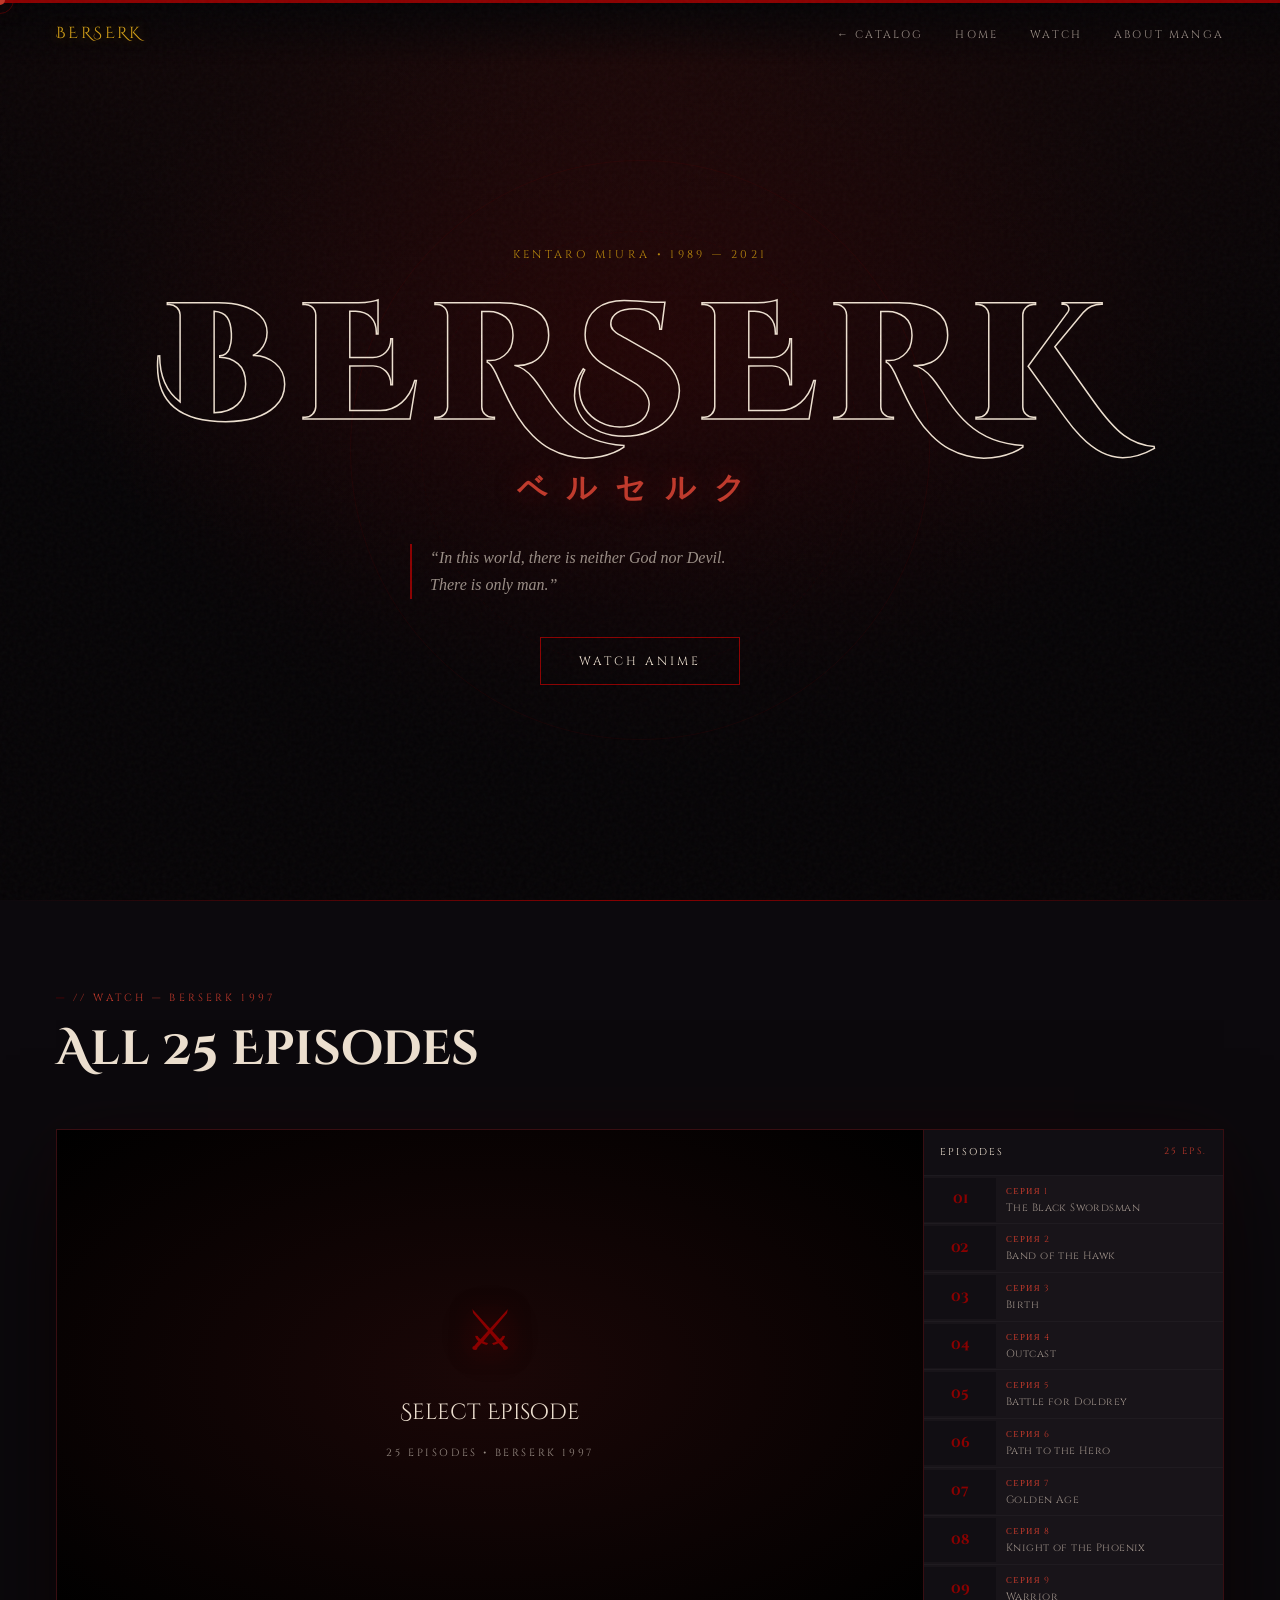
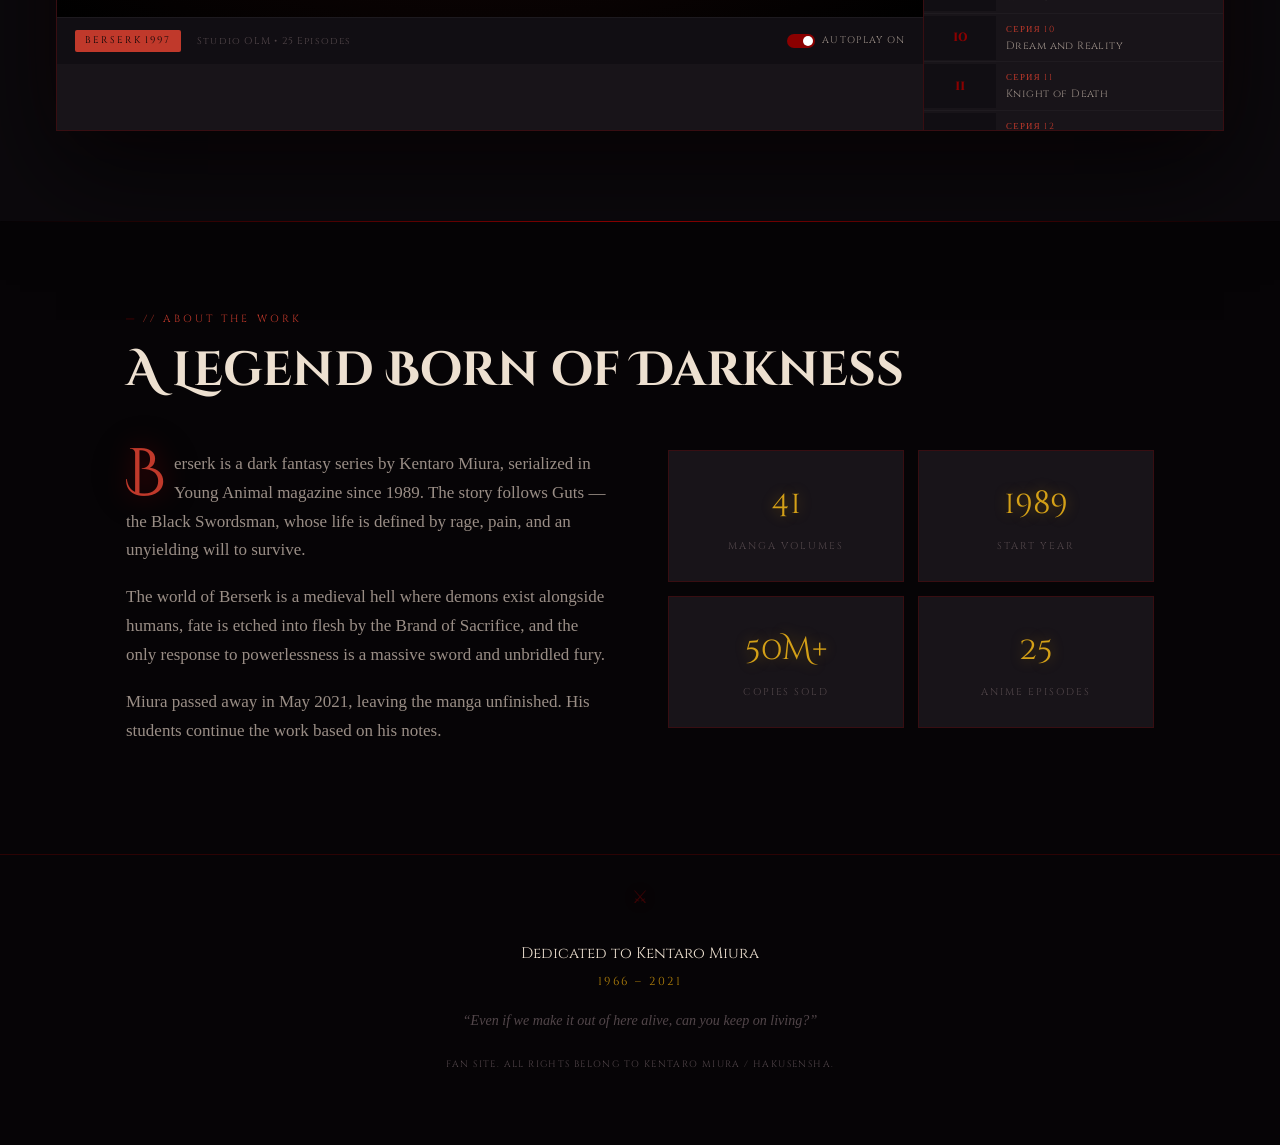
<file: brsk.html>
<!DOCTYPE html>
<html lang="en">
<head>
  <meta charset="UTF-8" />
  <meta name="viewport" content="width=device-width, initial-scale=1.0" />
  <title>BERSERK 1997 — Watch Online</title>
  <link rel="preconnect" href="https://fonts.googleapis.com" />
  <link rel="preconnect" href="https://fonts.gstatic.com" crossorigin />
  <link href="https://fonts.googleapis.com/css2?family=Cinzel+Decorative:wght@700;900&family=Cinzel:wght@400;600;700&family=IM+Fell+English:ital@0;1&display=swap" rel="stylesheet" />
  <link rel="stylesheet" href="css/style.css" />
</head>
<body>
 
  <div class="cursor"></div>
  <div class="cursor-trail"></div>
  <div class="noise"></div>
  <div class="blood-bar"><span></span><span></span><span></span><span></span><span></span><span></span><span></span><span></span><span></span><span></span></div>
 
  <nav class="nav">
    <div class="nav-brand">BERSERK</div>
    <ul class="nav-links">
      <li><a href="index.html">← Catalog</a></li>
      <li><a href="#hero">Home</a></li>
      <li><a href="#watch">Watch</a></li>
      <li><a href="#about">About Manga</a></li>
    </ul>
  </nav>
 
  <section class="hero" id="hero">
    <div class="hero-bg"></div>
    <div class="rune-circle"></div>
    <div class="hero-content">
      <p class="hero-eyebrow">Kentaro Miura • 1989 — 2021</p>
      <h1 class="hero-title">
        <span class="title-line">BERSERK</span>
        <span class="title-sub">ベルセルク</span>
      </h1>
      <p class="hero-quote">
        “In this world, there is neither God nor Devil.<br>There is only man.”
      </p>
      <a href="#watch" class="hero-btn">Watch Anime</a>
    </div>
  </section>
 
  <section class="section section-dark" id="watch">
    <div class="section-inner wide">
      <div class="section-label">// WATCH — BERSERK 1997</div>
      <h2 class="section-title">All 25 Episodes</h2>
      <div class="cinema-wrap">
        <div class="cinema-player">
          <div class="video-shell" id="videoShell">
            <video id="mainPlayer" preload="metadata" playsinline webkit-playsinline></video>
            <div class="video-idle" id="videoIdle">
              <div class="idle-rune">⚔</div>
              <p class="idle-text">Select Episode</p>
              <p class="idle-sub">25 Episodes • Berserk 1997</p>
            </div>
            <div class="v-controls" id="vControls">
              <div class="v-progress-wrap" id="progressWrap">
                <div class="v-progress-bg">
                  <div class="v-progress-buffer" id="bufferBar"></div>
                  <div class="v-progress-fill" id="progressFill"></div>
                  <div class="v-progress-thumb" id="progressThumb"></div>
                </div>
              </div>
              <div class="v-bottom">
                <div class="v-left">
                  <button class="v-btn" id="btnPlay"><svg viewBox="0 0 24 24"><path d="M8 5v14l11-7z"/></svg></button>
                  <button class="v-btn" id="btnPrev"><svg viewBox="0 0 24 24"><path d="M6 6h2v12H6zm3.5 6 8.5 6V6z"/></svg></button>
                  <button class="v-btn" id="btnNext"><svg viewBox="0 0 24 24"><path d="M6 18l8.5-6L6 6v12zm2.5-6 8.5 6V6z"/></svg></button>
                  <div class="v-volume-wrap">
                    <button class="v-btn" id="btnMute"><svg viewBox="0 0 24 24"><path d="M3 9v6h4l5 5V4L7 9H3zm13.5 3A4.5 4.5 0 0 0 14 7.97v8.05c1.48-.73 2.5-2.25 2.5-4.02z"/></svg></button>
                    <div class="v-volume-slider-wrap">
                      <input type="range" class="v-volume-slider" id="volumeSlider" min="0" max="1" step="0.01" value="1" />
                    </div>
                  </div>
                  <span class="v-time" id="vTime">0:00 / 0:00</span>
                </div>
                <div class="v-right">
                  <span class="v-ep-label" id="vEpLabel">—</span>
                  <button class="v-btn" id="btnFullscreen"><svg viewBox="0 0 24 24"><path d="M7 14H5v5h5v-2H7v-3zm-2-4h2V7h3V5H5v5zm12 7h-3v2h5v-5h-2v3zM14 5v2h3v3h2V5h-5z"/></svg></button>
                </div>
              </div>
            </div>
          </div>
          <div class="cinema-meta">
            <div class="meta-badge">Berserk 1997</div>
            <div class="meta-studio">Studio OLM • 25 Episodes</div>
            <div class="meta-autoplay" id="autoplayToggle">
              <span class="ap-dot" id="apDot"></span>
              <span id="apLabel">Autoplay ON</span>
            </div>
          </div>
        </div>
        <div class="ep-sidebar">
          <div class="ep-sidebar-head"><span>Episodes</span><span class="ep-count">25 eps.</span></div>
          <div class="ep-list" id="epList"></div>
        </div>
      </div>
    </div>
  </section>
 
  <section class="section" id="about">
    <div class="section-inner">
      <div class="section-label">// ABOUT THE WORK</div>
      <h2 class="section-title">A Legend Born of Darkness</h2>
      <div class="about-grid">
        <div class="about-text">
          <p><span class="drop-cap">B</span>erserk is a dark fantasy series by Kentaro Miura, serialized in Young Animal magazine since 1989. The story follows Guts — the Black Swordsman, whose life is defined by rage, pain, and an unyielding will to survive.</p>
          <p>The world of Berserk is a medieval hell where demons exist alongside humans, fate is etched into flesh by the Brand of Sacrifice, and the only response to powerlessness is a massive sword and unbridled fury.</p>
          <p>Miura passed away in May 2021, leaving the manga unfinished. His students continue the work based on his notes.</p>
        </div>
        <div class="about-stats">
          <div class="stat-card"><span class="stat-num">41</span><span class="stat-label">manga volumes</span></div>
          <div class="stat-card"><span class="stat-num">1989</span><span class="stat-label">start year</span></div>
          <div class="stat-card"><span class="stat-num">50M+</span><span class="stat-label">copies sold</span></div>
          <div class="stat-card"><span class="stat-num">25</span><span class="stat-label">anime episodes</span></div>
        </div>
      </div>
    </div>
  </section>
 
  <footer class="footer">
    <p class="footer-text">Dedicated to Kentaro Miura<br><span>1966 – 2021</span></p>
    <p class="footer-quote">“Even if we make it out of here alive, can you keep on living?”</p>
    <p class="footer-copy">Fan site. All rights belong to Kentaro Miura / Hakusensha.</p>
  </footer>
 
  <script src="js/player.js"></script>
  <script src="js/brsk.js"></script>
</body>
</html>
</file>
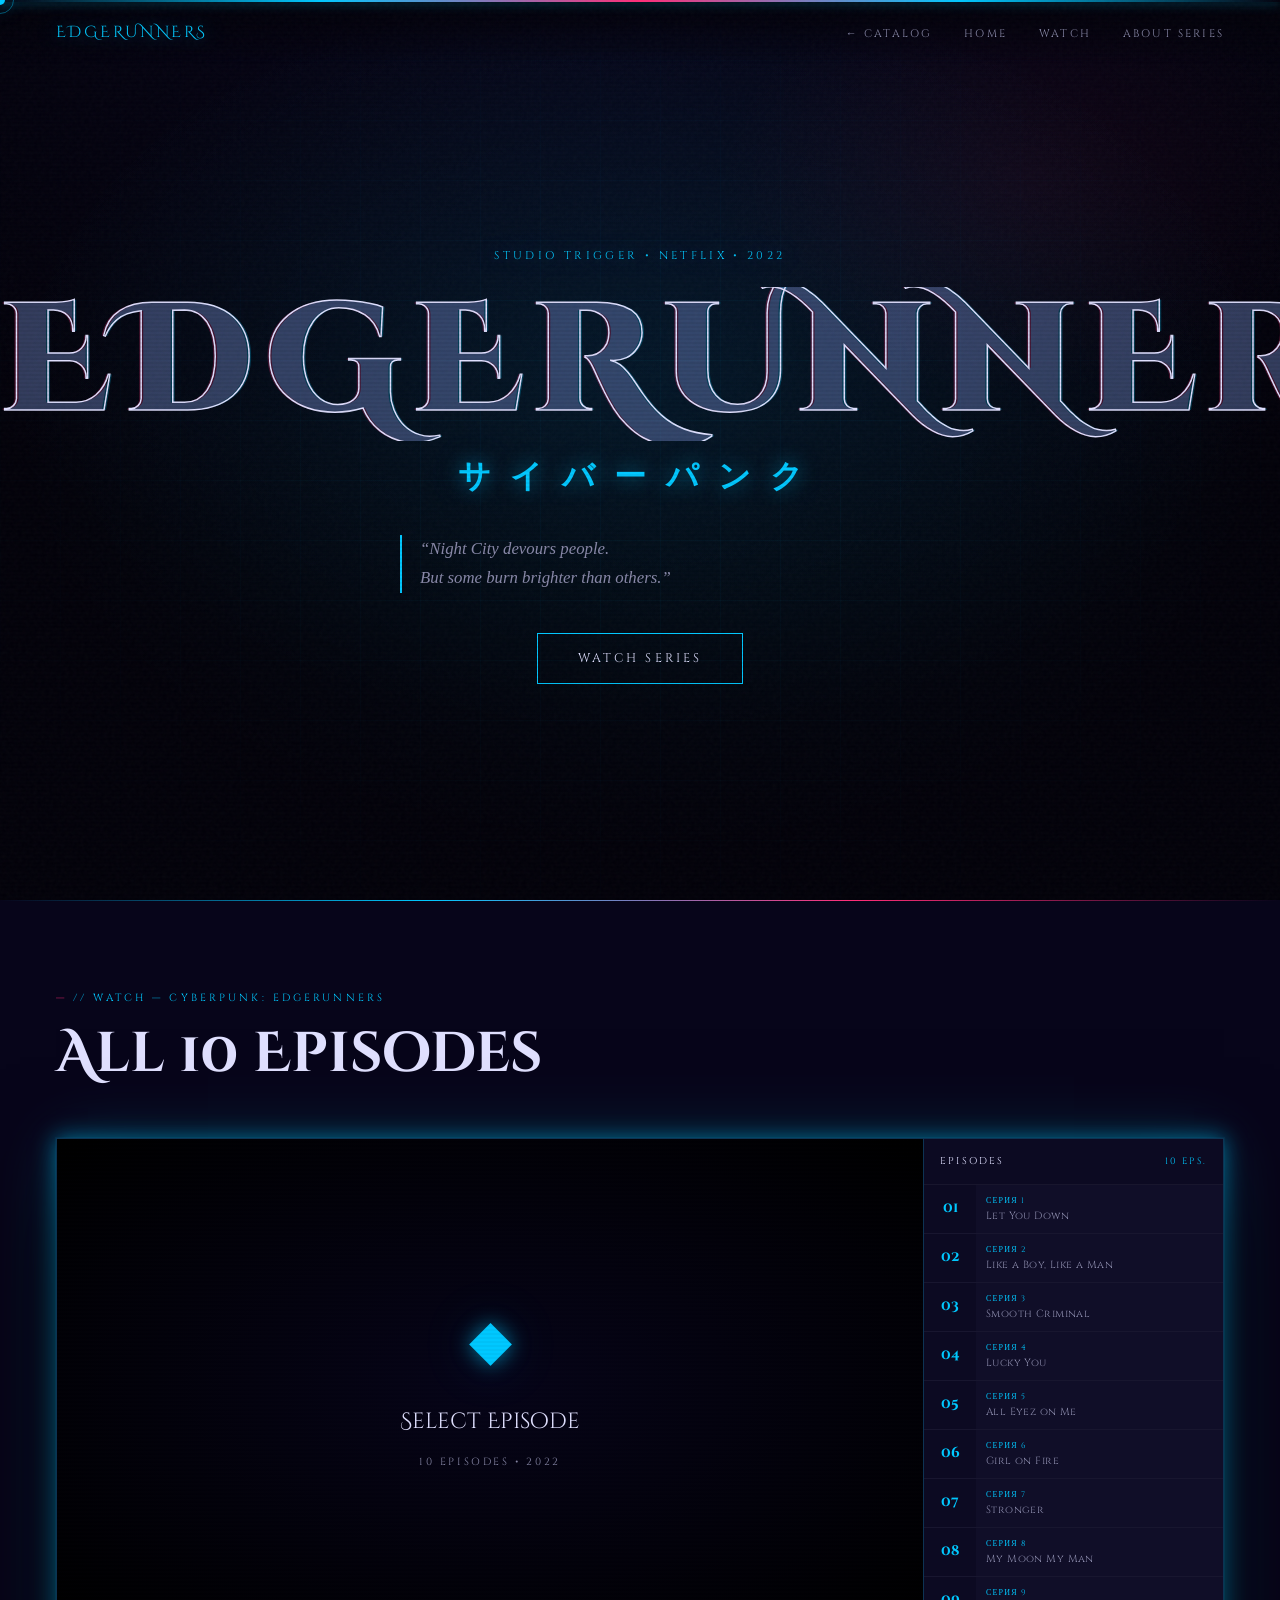
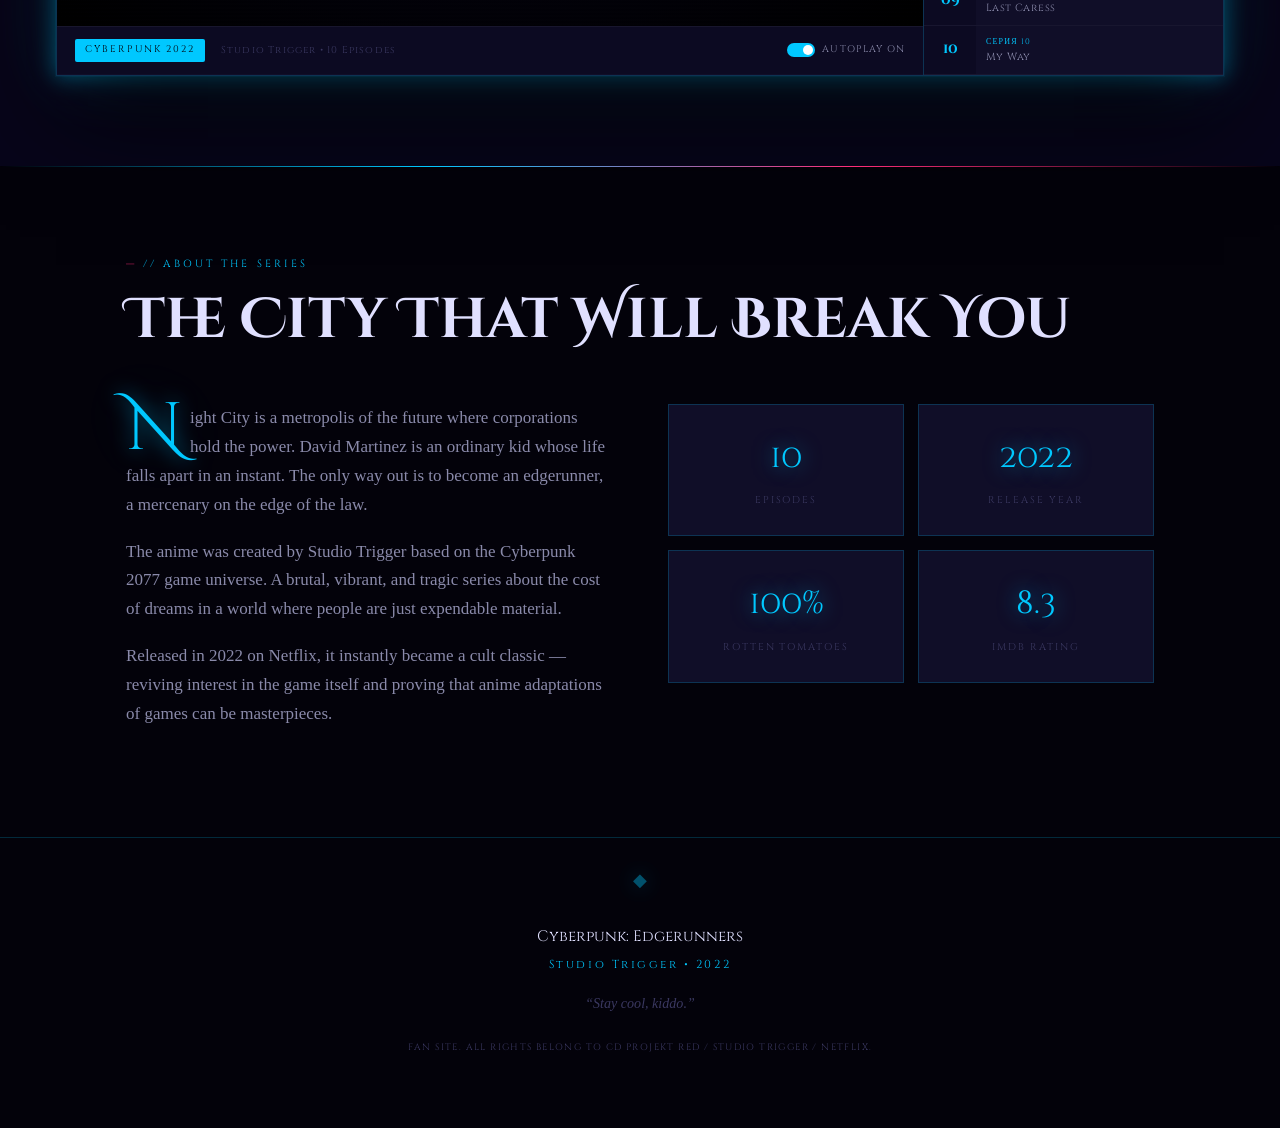
<file: cb.html>
<!DOCTYPE html>
<html lang="en">
<head>
  <meta charset="UTF-8" />
  <meta name="viewport" content="width=device-width, initial-scale=1.0" />
  <title>Cyberpunk: Edgerunners — Watch Online</title>
  <link rel="preconnect" href="https://fonts.googleapis.com" />
  <link rel="preconnect" href="https://fonts.gstatic.com" crossorigin />
  <link href="https://fonts.googleapis.com/css2?family=Cinzel+Decorative:wght@700;900&family=Cinzel:wght@400;600;700&family=IM+Fell+English:ital@0;1&display=swap" rel="stylesheet" />
  <link rel="stylesheet" href="css/cb.css" />
</head>
<body>
 
  <div class="cursor"></div>
  <div class="cursor-trail"></div>
  <div class="noise"></div>
 
  <div class="scanlines"></div>
 
  <div class="neon-bar"></div>
 
  <nav class="nav">
    <div class="nav-brand">EDGERUNNERS</div>
    <ul class="nav-links">
      <li><a href="index.html">← Catalog</a></li>
      <li><a href="#hero">Home</a></li>
      <li><a href="#watch">Watch</a></li>
      <li><a href="#about">About Series</a></li>
    </ul>
  </nav>
 
  <section class="hero" id="hero">
    <div class="hero-bg"></div>
    <div class="city-grid"></div>
 
    <div class="hero-content">
      <p class="hero-eyebrow">Studio Trigger • Netflix • 2022</p>
      <h1 class="hero-title">
        <div class="title-marquee">
          <div class="title-marquee-inner">
            <span class="title-line">EDGERUNNERS</span>
            <span class="title-sep">◆</span>
            <span class="title-line">EDGERUNNERS</span>
            <span class="title-sep">◆</span>
            <span class="title-line">EDGERUNNERS</span>
            <span class="title-sep">◆</span>
            <span class="title-line">EDGERUNNERS</span>
            <span class="title-sep">◆</span>
          </div>
        </div>
        <span class="title-sub">サイバーパンク</span>
      </h1>
      <p class="hero-quote">
        “Night City devours people.<br>
        But some burn brighter than others.”
      </p>
      <a href="#watch" class="hero-btn">Watch Series</a>
    </div>
  </section>
 
  <section class="section section-dark" id="watch">
    <div class="section-inner wide">
      <div class="section-label">// WATCH — CYBERPUNK: EDGERUNNERS</div>
      <h2 class="section-title">All 10 Episodes</h2>
      <div class="cinema-wrap">
        <div class="cinema-player">
          <div class="video-shell" id="videoShell">
            <video id="mainPlayer" preload="metadata" playsinline webkit-playsinline></video>
            <div class="video-idle" id="videoIdle">
              <div class="idle-rune">◆</div>
              <p class="idle-text">Select Episode</p>
              <p class="idle-sub">10 Episodes • 2022</p>
            </div>
            <div class="v-controls" id="vControls">
              <div class="v-progress-wrap" id="progressWrap">
                <div class="v-progress-bg">
                  <div class="v-progress-buffer" id="bufferBar"></div>
                  <div class="v-progress-fill" id="progressFill"></div>
                  <div class="v-progress-thumb" id="progressThumb"></div>
                </div>
              </div>
              <div class="v-bottom">
                <div class="v-left">
                  <button class="v-btn" id="btnPlay"><svg viewBox="0 0 24 24"><path d="M8 5v14l11-7z"/></svg></button>
                  <button class="v-btn" id="btnPrev"><svg viewBox="0 0 24 24"><path d="M6 6h2v12H6zm3.5 6 8.5 6V6z"/></svg></button>
                  <button class="v-btn" id="btnNext"><svg viewBox="0 0 24 24"><path d="M6 18l8.5-6L6 6v12zm2.5-6 8.5 6V6z"/></svg></button>
                  <div class="v-volume-wrap">
                    <button class="v-btn" id="btnMute"><svg viewBox="0 0 24 24"><path d="M3 9v6h4l5 5V4L7 9H3zm13.5 3A4.5 4.5 0 0 0 14 7.97v8.05c1.48-.73 2.5-2.25 2.5-4.02z"/></svg></button>
                    <div class="v-volume-slider-wrap">
                      <input type="range" class="v-volume-slider" id="volumeSlider" min="0" max="1" step="0.01" value="1" />
                    </div>
                  </div>
                  <span class="v-time" id="vTime">0:00 / 0:00</span>
                </div>
                <div class="v-right">
                  <span class="v-ep-label" id="vEpLabel">—</span>
                  <button class="v-btn" id="btnFullscreen"><svg viewBox="0 0 24 24"><path d="M7 14H5v5h5v-2H7v-3zm-2-4h2V7h3V5H5v5zm12 7h-3v2h5v-5h-2v3zM14 5v2h3v3h2V5h-5z"/></svg></button>
                </div>
              </div>
            </div>
          </div>
          <div class="cinema-meta">
            <div class="meta-badge">Cyberpunk 2022</div>
            <div class="meta-studio">Studio Trigger • 10 Episodes</div>
            <div class="meta-autoplay" id="autoplayToggle">
              <span class="ap-dot" id="apDot"></span>
              <span id="apLabel">Autoplay ON</span>
            </div>
          </div>
        </div>
        <div class="ep-sidebar">
          <div class="ep-sidebar-head"><span>Episodes</span><span class="ep-count">10 eps.</span></div>
          <div class="ep-list" id="epList"></div>
        </div>
      </div>
    </div>
  </section>
 
  <section class="section" id="about">
    <div class="section-inner">
      <div class="section-label">// ABOUT THE SERIES</div>
      <h2 class="section-title">The City That Will Break You</h2>
      <div class="about-grid">
        <div class="about-text">
          <p><span class="drop-cap">N</span>ight City is a metropolis of the future where corporations hold the power. David Martinez is an ordinary kid whose life falls apart in an instant. The only way out is to become an edgerunner, a mercenary on the edge of the law.</p>
          <p>The anime was created by Studio Trigger based on the Cyberpunk 2077 game universe. A brutal, vibrant, and tragic series about the cost of dreams in a world where people are just expendable material.</p>
          <p>Released in 2022 on Netflix, it instantly became a cult classic — reviving interest in the game itself and proving that anime adaptations of games can be masterpieces.</p>
        </div>
        <div class="about-stats">
          <div class="stat-card"><span class="stat-num">10</span><span class="stat-label">episodes</span></div>
          <div class="stat-card"><span class="stat-num">2022</span><span class="stat-label">release year</span></div>
          <div class="stat-card"><span class="stat-num">100%</span><span class="stat-label">Rotten Tomatoes</span></div>
          <div class="stat-card"><span class="stat-num">8.3</span><span class="stat-label">IMDb rating</span></div>
        </div>
      </div>
    </div>
  </section>
 
  <footer class="footer">
    <p class="footer-text">Cyberpunk: Edgerunners<br><span>Studio Trigger • 2022</span></p>
    <p class="footer-quote">“Stay cool, kiddo.”</p>
    <p class="footer-copy">Fan site. All rights belong to CD Projekt Red / Studio Trigger / Netflix.</p>
  </footer>
 
  <script src="js/player.js"></script>
  <script src="js/cb.js"></script>
</body>
</html>
</file>
<file: css/style.css>
/* =============================================
   BERSERK 1997 — style.css
   ============================================= */
 
:root {
  --black:        #060406;
  --deep:         #0c090d;
  --surface:      #110e13;
  --card:         #181419;
  --border:       rgba(139,0,0,0.28);
  --border-soft:  rgba(255,255,255,0.05);
  --blood:        #8b0000;
  --blood-bright: #c0392b;
  --gold:         #b8860b;
  --gold-light:   #d4a017;
  --ash:          #9a8e86;
  --light:        #ede0d0;
  --dim:          #52464a;
  --font-display: 'Cinzel Decorative', serif;
  --font-ui:      'Cinzel', serif;
  --font-body:    'IM Fell English', serif;
  --glow-blood:   0 0 24px rgba(139,0,0,0.55), 0 0 60px rgba(139,0,0,0.18);
  --glow-gold:    0 0 14px rgba(184,134,11,0.45);
}
 
/* RESET */
*, *::before, *::after { box-sizing: border-box; margin: 0; padding: 0; }
html { scroll-behavior: smooth; }
body {
  background: var(--black);
  color: var(--light);
  font-family: var(--font-body);
  font-size: 17px;
  line-height: 1.7;
  overflow-x: hidden;
  cursor: none;
}
a { color: inherit; text-decoration: none; }
button { background: none; border: none; cursor: pointer; padding: 0; }
 
/* NOISE */
.noise {
  position: fixed; inset: 0; z-index: 9999; pointer-events: none; opacity: 0.035;
  background-image: url("data:image/svg+xml,%3Csvg viewBox='0 0 256 256' xmlns='http://www.w3.org/2000/svg'%3E%3Cfilter id='n'%3E%3CfeTurbulence type='fractalNoise' baseFrequency='0.9' numOctaves='4' stitchTiles='stitch'/%3E%3C/filter%3E%3Crect width='100%25' height='100%25' filter='url(%23n)'/%3E%3C/svg%3E");
}
 
/* CURSOR */
.cursor {
  width: 10px; height: 10px; background: var(--blood-bright);
  border-radius: 50%; position: fixed; pointer-events: none;
  z-index: 10000; transform: translate(-50%,-50%);
  transition: transform 0.08s; box-shadow: var(--glow-blood);
}
.cursor-trail {
  width: 28px; height: 28px; border: 1px solid rgba(139,0,0,0.45);
  border-radius: 50%; position: fixed; pointer-events: none;
  z-index: 9999; transform: translate(-50%,-50%);
  transition: left 0.11s, top 0.11s;
}
 
/* BLOOD BAR */
.blood-bar {
  position: fixed; top: 0; left: 0; right: 0;
  height: 3px; background: var(--blood); z-index: 998; display: flex;
}
.blood-bar span { display: block; width: 10%; height: 100%; position: relative; }
.blood-bar span::after {
  content: ''; position: absolute; bottom: -18px; left: 50%;
  transform: translateX(-50%); width: 3px; background: var(--blood);
  border-radius: 0 0 3px 3px; opacity: 0.65;
  animation: drip var(--d,3s) ease-in infinite var(--dl,0s);
}
.blood-bar span:nth-child(1){--d:2.5s;--dl:0s}
.blood-bar span:nth-child(2){--d:3.8s;--dl:.4s}
.blood-bar span:nth-child(3){--d:2.2s;--dl:1.1s}
.blood-bar span:nth-child(4){--d:4.0s;--dl:.7s}
.blood-bar span:nth-child(5){--d:3.1s;--dl:1.5s}
.blood-bar span:nth-child(6){--d:2.8s;--dl:.2s}
.blood-bar span:nth-child(7){--d:3.5s;--dl:.9s}
.blood-bar span:nth-child(8){--d:2.0s;--dl:1.8s}
.blood-bar span:nth-child(9){--d:4.2s;--dl:.5s}
.blood-bar span:nth-child(10){--d:3.3s;--dl:1.3s}
@keyframes drip {
  0%  { height:0; opacity:.8 }
  60% { height:22px; opacity:.55 }
  100%{ height:26px; opacity:0 }
}
 
/* NAV */
.nav {
  position: fixed; top: 3px; left: 0; right: 0; z-index: 990;
  display: flex; align-items: center; justify-content: space-between;
  padding: 16px 56px;
  background: linear-gradient(to bottom, rgba(6,4,6,0.97), transparent);
  transition: background 0.4s, border-bottom 0.4s;
}
.nav.scrolled {
  background: rgba(6,4,6,0.97);
  backdrop-filter: blur(10px);
  border-bottom: 1px solid var(--border);
}
.nav-brand {
  font-family: var(--font-display); font-size: 1rem;
  color: var(--gold-light); letter-spacing: 0.15em;
  text-shadow: var(--glow-gold);
}
.nav-links { list-style: none; display: flex; gap: 32px; }
.nav-links a {
  font-family: var(--font-ui); font-size: 0.68rem;
  letter-spacing: 0.2em; text-transform: uppercase;
  color: var(--ash); transition: color 0.25s; position: relative;
}
.nav-links a::after {
  content: ''; position: absolute; bottom: -4px; left: 0; right: 0;
  height: 1px; background: var(--blood); transform: scaleX(0); transition: transform .3s;
}
.nav-links a:hover { color: var(--light); }
.nav-links a:hover::after { transform: scaleX(1); }
 
/* NAV ANIME PICKER */
.nav-anime-picker { position: relative; }
.nav-anime-btn {
  font-family: var(--font-ui); font-size: 0.68rem;
  letter-spacing: 0.2em; text-transform: uppercase;
  color: var(--blood-bright); border: 1px solid var(--border);
  padding: 7px 14px; display: flex; align-items: center; gap: 4px;
  transition: color .25s, border-color .25s, box-shadow .25s;
}
.nav-anime-btn svg { width: 16px; height: 16px; fill: currentColor; transition: transform .3s; }
.nav-anime-btn:hover { color: var(--light); border-color: var(--blood-bright); box-shadow: var(--glow-blood); }
.nav-anime-picker.open .nav-anime-btn svg { transform: rotate(180deg); }
 
.nav-anime-dropdown {
  position: absolute; top: calc(100% + 12px); right: 0;
  background: var(--card); border: 1px solid var(--border);
  min-width: 240px; z-index: 500;
  opacity: 0; visibility: hidden; transform: translateY(-8px);
  transition: opacity .25s, transform .25s, visibility .25s;
  box-shadow: 0 20px 40px rgba(0,0,0,0.6);
}
.nav-anime-picker.open .nav-anime-dropdown {
  opacity: 1; visibility: visible; transform: translateY(0);
}
.anime-option {
  display: flex; align-items: center; gap: 12px;
  padding: 14px 16px; cursor: pointer;
  border-bottom: 1px solid rgba(255,255,255,0.04);
  transition: background .2s;
}
.anime-option:last-child { border-bottom: none; }
.anime-option:hover { background: rgba(139,0,0,0.1); }
.anime-option.active { background: rgba(139,0,0,0.15); }
.ao-dot {
  width: 8px; height: 8px; border-radius: 50%;
  background: var(--dim); flex-shrink: 0;
}
.anime-option.active .ao-dot { background: var(--blood-bright); box-shadow: var(--glow-blood); }
.ao-title {
  display: block; font-family: var(--font-ui); font-size: 0.72rem;
  letter-spacing: .08em; color: var(--light); margin-bottom: 2px;
}
.ao-meta {
  display: block; font-family: var(--font-ui); font-size: 0.58rem;
  letter-spacing: .12em; color: var(--dim); text-transform: uppercase;
}
 
/* HERO BUTTONS */
.hero-btns { display: flex; gap: 14px; justify-content: center; flex-wrap: wrap; }
.hero-btn--outline {
  background: transparent;
  border: 1px solid rgba(255,255,255,0.2);
  color: var(--ash);
  font-family: var(--font-ui);
  font-size: 0.75rem;
  letter-spacing: .2em;
  text-transform: uppercase;
  padding: 13px 28px;
  position: relative; overflow: hidden;
  transition: color .3s, border-color .3s, box-shadow .3s;
}
.hero-btn--outline:hover {
  color: var(--light); border-color: var(--blood);
  box-shadow: var(--glow-blood);
}
 
/* HERO ANIME MENU */
.hero-anime-menu {
  position: absolute; top: 50%; left: 50%;
  transform: translate(-50%, -50%) scale(0.95);
  background: rgba(8,6,8,0.97);
  border: 1px solid var(--border);
  backdrop-filter: blur(16px);
  min-width: 460px; z-index: 100;
  opacity: 0; visibility: hidden;
  transition: opacity .3s, transform .3s, visibility .3s;
  box-shadow: 0 40px 80px rgba(0,0,0,0.8), var(--glow-blood);
}
.hero-anime-menu.open {
  opacity: 1; visibility: visible; transform: translate(-50%, -50%) scale(1);
}
.ham-title {
  font-family: var(--font-ui); font-size: 0.6rem;
  letter-spacing: .3em; text-transform: uppercase;
  color: var(--blood-bright); padding: 16px 20px 12px;
  border-bottom: 1px solid var(--border);
}
.ham-item {
  display: flex; align-items: center; gap: 16px;
  padding: 18px 20px; cursor: pointer;
  border-bottom: 1px solid rgba(255,255,255,0.04);
  transition: background .2s, padding-left .2s;
}
.ham-item:last-child { border-bottom: none; }
.ham-item:hover { background: rgba(139,0,0,0.1); padding-left: 28px; }
.ham-item.active { background: rgba(139,0,0,0.15); }
.ham-num {
  font-family: var(--font-display); font-size: 1.1rem;
  color: var(--blood); min-width: 32px;
}
.ham-item.active .ham-num { color: var(--blood-bright); text-shadow: var(--glow-blood); }
.ham-name {
  font-family: var(--font-ui); font-size: 0.85rem;
  color: var(--light); margin-bottom: 4px; letter-spacing: .05em;
}
.ham-meta {
  font-family: var(--font-ui); font-size: 0.58rem;
  letter-spacing: .15em; text-transform: uppercase; color: var(--dim);
}
.ham-arrow { margin-left: auto; color: var(--blood); font-size: 1rem; opacity: 0; transition: opacity .2s; }
.ham-item:hover .ham-arrow { opacity: 1; }
.ham-item.active .ham-arrow { opacity: 1; color: var(--blood-bright); }
 
/* Cyberpunk hero bg */
.hero.cp-mode .hero-bg {
  background:
    radial-gradient(ellipse 65% 55% at 50% 38%, rgba(0,200,255,0.07) 0%, transparent 70%),
    radial-gradient(ellipse 100% 100% at 50% 0%, rgba(8,8,28,0.88) 0%, var(--black) 68%);
}
.hero.cp-mode .title-sub { color: #00c8ff; text-shadow: 0 0 20px rgba(0,200,255,0.5); }
.hero.cp-mode .hero-quote { border-left-color: #00c8ff; }
.hero {
  min-height: 100vh; display: flex; align-items: center; justify-content: center;
  position: relative; overflow: hidden; padding: 120px 40px 80px; text-align: center;
  background: var(--black);
}
.hero-bg {
  position: absolute; inset: 0;
  background:
    radial-gradient(ellipse 65% 55% at 50% 38%, rgba(139,0,0,0.1) 0%, transparent 70%),
    radial-gradient(ellipse 100% 100% at 50% 0%, rgba(28,8,8,0.88) 0%, var(--black) 68%);
}
.hero-bg::after {
  content: ''; position: absolute; inset: 0;
  background: radial-gradient(ellipse 42% 42% at 50% 44%, rgba(139,0,0,0.07), transparent);
  animation: pulse-bg 7s ease-in-out infinite;
}
@keyframes pulse-bg { 0%,100%{opacity:.4;transform:scale(1)} 50%{opacity:1;transform:scale(1.25)} }
 
.rune-circle {
  position: absolute; width: 580px; height: 580px;
  border: 1px solid rgba(139,0,0,0.1); border-radius: 50%;
  top: 50%; left: 50%; transform: translate(-50%,-50%);
  animation: rspin 70s linear infinite;
}
.rune-circle::before {
  content: ''; position: absolute; inset: 70px;
  border: 1px dashed rgba(139,0,0,0.06); border-radius: 50%;
}
@keyframes rspin { to { transform: translate(-50%,-50%) rotate(360deg); } }
 
.hero-content { position: relative; z-index: 2; }
 
.hero-eyebrow {
  font-family: var(--font-ui); font-size: 0.7rem; letter-spacing: .3em;
  text-transform: uppercase; color: var(--gold); margin-bottom: 22px;
  opacity: 0; animation: fadeup 1s .3s forwards;
}
.hero-title {
  display: flex; flex-direction: column; align-items: center;
  gap: 10px; margin-bottom: 30px;
}
.title-line {
  font-family: var(--font-display);
  font-size: clamp(4rem, 13vw, 11rem);
  font-weight: 900; line-height: 1; letter-spacing: .08em;
  color: transparent; -webkit-text-stroke: 1.5px var(--light);
  opacity: 0; animation: fadeup 1s .5s forwards;
}
.title-sub {
  font-family: var(--font-ui);
  font-size: clamp(1rem, 2.8vw, 1.9rem); letter-spacing: .6em;
  color: var(--blood-bright); text-shadow: var(--glow-blood);
  opacity: 0; animation: fadeup 1s .7s forwards;
}
.hero-quote {
  font-style: italic; font-size: 1rem; color: var(--ash);
  max-width: 460px; margin: 0 auto 38px;
  border-left: 2px solid var(--blood); padding-left: 18px; text-align: left;
  opacity: 0; animation: fadeup 1s .9s forwards;
}
.hero-btn {
  display: inline-block; font-family: var(--font-ui); font-size: 0.75rem;
  letter-spacing: .25em; text-transform: uppercase;
  color: var(--light); border: 1px solid var(--blood);
  padding: 13px 38px; position: relative; overflow: hidden;
  transition: box-shadow .4s;
  opacity: 0; animation: fadeup 1s 1.1s forwards;
}
.hero-btn::before {
  content: ''; position: absolute; inset: 0; background: var(--blood);
  transform: scaleX(0); transform-origin: left; transition: transform .4s;
}
.hero-btn:hover::before { transform: scaleX(1); }
.hero-btn:hover { box-shadow: var(--glow-blood); }
@keyframes fadeup {
  from { opacity:0; transform:translateY(22px) }
  to   { opacity:1; transform:translateY(0) }
}
 
/* SECTIONS */
.section { padding: 90px 0; position: relative; }
.section-dark { background: var(--deep); }
.section::before {
  content: ''; position: absolute; top: 0; left: 0; right: 0; height: 1px;
  background: linear-gradient(to right, transparent, var(--blood), transparent);
}
.section-inner { max-width: 1140px; margin: 0 auto; padding: 0 56px; }
.section-inner.wide { max-width: 1440px; }
.section-label {
  font-family: var(--font-ui); font-size: 0.65rem; letter-spacing: .3em;
  color: var(--blood-bright); text-transform: uppercase; margin-bottom: 14px;
}
.section-label::before { content: '—'; margin-right: 6px; color: var(--blood); }
.section-title {
  font-family: var(--font-display);
  font-size: clamp(1.8rem, 4.5vw, 3rem);
  font-weight: 700; color: var(--light); margin-bottom: 52px; line-height: 1.15;
}
 
/* ABOUT */
.about-grid { display: grid; grid-template-columns: 1fr 1fr; gap: 56px; align-items: start; }
.about-text p { margin-bottom: 18px; color: var(--ash); }
.drop-cap {
  float: left; font-family: var(--font-display); font-size: 4.2rem;
  line-height: .75; margin-right: 8px; color: var(--blood-bright); text-shadow: var(--glow-blood);
}
.about-stats { display: grid; grid-template-columns: 1fr 1fr; gap: 14px; }
.stat-card {
  background: var(--card); border: 1px solid var(--border);
  padding: 26px 18px; text-align: center; display: flex; flex-direction: column; gap: 7px;
  transition: border-color .3s, box-shadow .3s;
}
.stat-card:hover { border-color: var(--blood); box-shadow: var(--glow-blood); }
.stat-num {
  font-family: var(--font-display); font-size: 2rem;
  color: var(--gold-light); text-shadow: var(--glow-gold);
  transition: transform 0.25s;
}
.stat-card:hover .stat-num { transform: translateY(-3px); }
.stat-label {
  font-family: var(--font-ui); font-size: 0.62rem;
  letter-spacing: .2em; text-transform: uppercase; color: var(--dim);
}
 
/* CINEMA PLAYER */
.cinema-wrap {
  display: grid; grid-template-columns: 1fr 300px; gap: 0;
  border: 1px solid var(--border); background: var(--card);
  box-shadow: 0 40px 100px rgba(0,0,0,0.7), 0 0 60px rgba(139,0,0,0.08);
  animation: fadeup 0.9s 0.2s both;
}
.cinema-player { display: flex; flex-direction: column; }
 
.video-shell {
  position: relative; background: #000;
  aspect-ratio: 16/9; overflow: hidden; cursor: none;
}
#mainPlayer { width: 100%; height: 100%; display: block; background: #000; }
 
.video-idle {
  position: absolute; inset: 0; display: flex; flex-direction: column;
  align-items: center; justify-content: center; gap: 14px;
  background: radial-gradient(ellipse 70% 70% at 50% 50%, rgba(30,8,8,0.9), #000);
  transition: opacity .5s, visibility .5s;
}
.video-idle.hidden { opacity: 0; visibility: hidden; pointer-events: none; }
.idle-rune {
  font-size: 3.5rem; color: var(--blood); text-shadow: var(--glow-blood);
  animation: pulse-opacity 3s ease-in-out infinite;
}
@keyframes pulse-opacity { 0%,100%{opacity:.5} 50%{opacity:1} }
.idle-text { font-family: var(--font-display); font-size: 1.4rem; color: var(--light); }
.idle-sub { font-family: var(--font-ui); font-size: 0.65rem; letter-spacing: .25em; text-transform: uppercase; color: var(--ash); }
 
/* Scanlines */
.video-shell::after {
  content: ''; position: absolute; inset: 0; pointer-events: none; z-index: 2; opacity: 0.6;
  background: repeating-linear-gradient(to bottom, transparent 0px, transparent 3px, rgba(0,0,0,0.04) 3px, rgba(0,0,0,0.04) 4px);
}
 
/* Controls */
.v-controls {
  position: absolute; bottom: 0; left: 0; right: 0;
  background: linear-gradient(to top, rgba(0,0,0,0.92) 0%, rgba(0,0,0,0.6) 60%, transparent 100%);
  padding: 28px 18px 14px;
  display: flex; flex-direction: column; gap: 8px;
  opacity: 0;
  transform: translateY(8px);
  transition: opacity .35s, transform .35s;
  pointer-events: none;
}
.video-shell.controls-visible .v-controls {
  opacity: 1;
  transform: translateY(0);
  pointer-events: all;
}
.video-shell.paused .v-controls {
  opacity: 1;
  transform: translateY(0);
  pointer-events: all;
}
 
.v-progress-wrap { cursor: pointer; padding: 6px 0; }
.v-progress-bg {
  height: 3px; background: rgba(255,255,255,0.15);
  border-radius: 3px; position: relative; transition: height .2s;
}
.v-progress-wrap:hover .v-progress-bg { height: 5px; }
.v-progress-buffer {
  position: absolute; left: 0; top: 0; bottom: 0;
  background: rgba(255,255,255,0.12); border-radius: 3px; width: 0;
}
.v-progress-fill {
  position: absolute; left: 0; top: 0; bottom: 0;
  background: linear-gradient(to right, var(--blood), var(--blood-bright));
  border-radius: 3px; width: 0; box-shadow: 0 0 6px rgba(192,57,43,0.6);
}
.v-progress-thumb {
  position: absolute; top: 50%; transform: translate(-50%,-50%);
  width: 12px; height: 12px; background: var(--blood-bright);
  border-radius: 50%; left: 0; pointer-events: none;
  box-shadow: 0 0 8px rgba(192,57,43,0.8); opacity: 0; transition: opacity .2s;
}
.v-progress-wrap:hover .v-progress-thumb { opacity: 1; }
 
.v-bottom { display: flex; align-items: center; justify-content: space-between; gap: 12px; }
.v-left, .v-right { display: flex; align-items: center; gap: 8px; }
 
.v-btn {
  width: 34px; height: 34px; display: flex; align-items: center; justify-content: center;
  color: rgba(255,255,255,0.8); border-radius: 4px; transition: color .2s, background .2s;
}
.v-btn:hover { color: #fff; background: rgba(255,255,255,0.08); }
.v-btn svg { width: 20px; height: 20px; fill: currentColor; }
 
.v-volume-wrap { display: flex; align-items: center; gap: 4px; }
.v-volume-slider-wrap { width: 0; overflow: hidden; transition: width .3s; }
.v-volume-wrap:hover .v-volume-slider-wrap { width: 72px; }
.v-volume-slider {
  -webkit-appearance: none; appearance: none;
  width: 72px; height: 3px; border-radius: 3px; outline: none; cursor: pointer;
}
.v-volume-slider::-webkit-slider-thumb {
  -webkit-appearance: none; width: 12px; height: 12px;
  border-radius: 50%; background: var(--blood-bright);
  cursor: pointer; box-shadow: 0 0 6px rgba(192,57,43,0.8);
}
.v-volume-slider::-moz-range-thumb {
  width: 12px; height: 12px; border-radius: 50%;
  background: var(--blood-bright); border: none; cursor: pointer;
}
 
.v-time {
  font-family: var(--font-ui); font-size: 0.62rem;
  letter-spacing: .05em; color: rgba(255,255,255,0.65); white-space: nowrap;
}
.v-ep-label {
  font-family: var(--font-ui); font-size: 0.6rem; letter-spacing: .12em;
  text-transform: uppercase; color: rgba(255,255,255,0.45);
  max-width: 200px; overflow: hidden; text-overflow: ellipsis; white-space: nowrap;
}
 
/* Meta strip */
.cinema-meta {
  background: var(--surface); border-top: 1px solid var(--border-soft);
  padding: 12px 18px; display: flex; align-items: center; gap: 16px;
}
.meta-badge {
  font-family: var(--font-ui); font-size: 0.6rem; letter-spacing: .2em;
  text-transform: uppercase; color: var(--black); background: var(--blood-bright);
  padding: 3px 10px; border-radius: 2px; flex-shrink: 0;
}
.meta-studio { font-family: var(--font-ui); font-size: 0.62rem; letter-spacing: .12em; color: var(--dim); flex: 1; }
.meta-autoplay {
  display: flex; align-items: center; gap: 7px; font-family: var(--font-ui);
  font-size: 0.6rem; letter-spacing: .12em; text-transform: uppercase;
  color: var(--ash); cursor: pointer; user-select: none; flex-shrink: 0; transition: color .2s;
}
.meta-autoplay:hover { color: var(--light); }
.ap-dot {
  width: 28px; height: 14px; border-radius: 7px;
  background: var(--blood); position: relative; transition: background .3s;
}
.ap-dot::after {
  content: ''; position: absolute; top: 2px; left: 2px;
  width: 10px; height: 10px; border-radius: 50%;
  background: #fff; transition: transform .3s;
  transform: translateX(14px);
}
.ap-dot.off { background: var(--dim); }
.ap-dot.off::after { transform: translateX(0); }
 
/* Fullscreen */
.video-shell:fullscreen { cursor: default; }
.video-shell:fullscreen .v-controls { z-index: 10; cursor: default; }
.video-shell:fullscreen .v-btn { cursor: pointer; }
.video-shell:fullscreen .v-progress-wrap { cursor: pointer; }
.video-shell:fullscreen .v-volume-slider { cursor: pointer; }
 
/* EPISODE SIDEBAR */
.ep-sidebar {
  border-left: 1px solid var(--border); display: flex; flex-direction: column;
  background: var(--card); max-height: 600px;
}
.ep-sidebar-head {
  padding: 14px 16px; background: var(--surface); border-bottom: 1px solid var(--border-soft);
  display: flex; align-items: center; justify-content: space-between;
  font-family: var(--font-ui); font-size: 0.62rem; letter-spacing: .22em;
  text-transform: uppercase; color: var(--light); flex-shrink: 0;
}
.ep-count { color: var(--blood-bright); font-size: 0.58rem; }
.ep-list {
  overflow-y: auto; flex: 1;
  scrollbar-width: thin; scrollbar-color: var(--blood) var(--surface);
}
.ep-list::-webkit-scrollbar { width: 3px; }
.ep-list::-webkit-scrollbar-track { background: var(--surface); }
.ep-list::-webkit-scrollbar-thumb { background: var(--blood); }
 
.ep-row {
  display: flex; align-items: center; gap: 0;
  border-bottom: 1px solid rgba(255,255,255,0.03);
  cursor: pointer; position: relative; transition: background .18s; overflow: hidden;
}
.ep-row::before {
  content: ''; position: absolute; left: 0; top: 0; bottom: 0;
  width: 2px; background: var(--blood-bright); transform: scaleY(0); transition: transform .25s;
}
.ep-row:hover { background: rgba(139,0,0,0.09); }
.ep-row:hover::before { transform: scaleY(1); }
.ep-row.active { background: rgba(139,0,0,0.16); }
.ep-row.active::before { transform: scaleY(1); }
 
.ep-thumb {
  width: 72px; height: 44px; flex-shrink: 0; background: var(--surface);
  display: flex; align-items: center; justify-content: center; position: relative; overflow: hidden;
}
.ep-thumb-num {
  font-family: var(--font-display); font-size: 0.9rem; color: var(--blood); font-weight: 700;
  transition: color .2s;
}
.ep-row.active .ep-thumb-num { color: var(--gold-light); text-shadow: var(--glow-gold); }
.ep-thumb::after {
  content: '▶'; position: absolute; inset: 0; display: flex; align-items: center; justify-content: center;
  font-size: 1.1rem; color: #fff; background: rgba(139,0,0,0.6); opacity: 0; transition: opacity .2s;
}
.ep-row:hover .ep-thumb::after,
.ep-row.active .ep-thumb::after { opacity: 1; }
 
.ep-info { padding: 8px 10px; flex: 1; min-width: 0; }
.ep-title {
  font-family: var(--font-ui); font-size: 0.66rem; letter-spacing: .04em; color: var(--ash);
  white-space: nowrap; overflow: hidden; text-overflow: ellipsis; transition: color .2s; line-height: 1.3;
}
.ep-row:hover .ep-title,
.ep-row.active .ep-title { color: var(--light); }
.ep-num-label {
  font-family: var(--font-ui); font-size: 0.55rem; letter-spacing: .15em;
  color: var(--blood-bright); text-transform: uppercase; margin-bottom: 3px;
}
 
/* FOOTER */
.footer {
  background: var(--black); border-top: 1px solid var(--border);
  text-align: center; padding: 72px 40px; position: relative; overflow: hidden;
}
.footer::before {
  content: '⚔'; position: absolute; top: 28px; left: 50%; transform: translateX(-50%);
  font-size: 1.1rem; color: var(--blood); opacity: 0.4; text-shadow: var(--glow-blood);
  animation: pulse-opacity 4s ease-in-out infinite;
}
.footer-text { font-family: var(--font-ui); font-size: .95rem; color: var(--light); margin-bottom: 18px; margin-top: 14px; }
.footer-text span { display: block; font-size: .72rem; color: var(--gold); letter-spacing: .22em; margin-top: 5px; }
.footer-quote { font-style: italic; color: var(--dim); font-size: .88rem; max-width: 420px; margin: 0 auto 24px; }
.footer-copy { font-family: var(--font-ui); font-size: .58rem; letter-spacing: .15em; color: var(--dim); text-transform: uppercase; }
 
/* REVEAL */
.reveal { opacity: 0; transform: translateY(28px); transition: opacity .75s, transform .75s; }
.reveal.visible { opacity: 1; transform: translateY(0); }
 
/* =============================================
   RESPONSIVE
   ============================================= */
 
/* Убираем курсор на тач */
@media (hover: none) and (pointer: coarse) {
  .cursor, .cursor-trail { display: none !important; }
  body { cursor: auto; }
  button { cursor: pointer; }
}
 
/* Планшет */
@media (max-width: 1100px) {
  .cinema-wrap { grid-template-columns: 1fr; }
  .ep-sidebar { max-height: 340px; border-left: none; border-top: 1px solid var(--border); }
  .ep-list { display: grid; grid-template-columns: repeat(2,1fr); }
}
 
@media (max-width: 800px) {
  .nav { padding: 14px 20px; }
  .nav-links { gap: 16px; }
  .section { padding: 60px 0; }
  .section-inner { padding: 0 18px; }
  .section-inner.wide { padding: 0; }
  .about-grid { grid-template-columns: 1fr; gap: 32px; }
  .rune-circle { width: 220px; height: 220px; }
  .ep-list { grid-template-columns: 1fr; }
}
 
/* Телефон */
@media (max-width: 600px) {
  .nav { padding: 12px 16px; }
  .nav-links { gap: 14px; }
  .nav-links a { font-size: 0.6rem; letter-spacing: .12em; }
 
  .hero { padding: 88px 16px 50px; overflow: hidden; }
  .hero-eyebrow { font-size: 0.58rem; letter-spacing: .18em; }
  .title-line {
    font-size: clamp(2.8rem, 18vw, 5rem);
    -webkit-text-stroke: 1px var(--light);
    letter-spacing: .05em;
  }
  .title-sub { font-size: clamp(0.85rem, 4.5vw, 1.3rem); letter-spacing: .3em; }
  .hero-quote { font-size: 0.85rem; padding-left: 12px; }
  .hero-btn { padding: 12px 22px; font-size: 0.68rem; }
  .rune-circle { display: none; }
 
  .section { padding: 48px 0; }
  .section-inner { padding: 0 16px; }
  .section-inner.wide { padding: 0; }
  .section-title { margin-bottom: 28px; }
  .about-stats { grid-template-columns: repeat(2,1fr); gap: 10px; }
  .stat-card { padding: 16px 10px; }
  .stat-num { font-size: 1.5rem; }
 
  .cinema-wrap { border-left: none; border-right: none; box-shadow: none; }
 
  .v-progress-wrap { padding: 8px 0; }
  .v-progress-bg { height: 4px; }
  .v-progress-wrap:hover .v-progress-bg { height: 4px; }
  .v-progress-thumb { width: 16px; height: 16px; opacity: 1; }
 
  .v-controls { padding: 16px 10px 8px; gap: 6px; }
  .v-bottom { gap: 2px; }
  .v-left { gap: 2px; }
  .v-right { gap: 2px; }
  .v-btn { width: 36px; height: 36px; min-width: 36px; }
  .v-btn svg { width: 20px; height: 20px; }
  .v-volume-slider-wrap { display: none; }
  .v-time { font-size: 0.55rem; letter-spacing: 0; }
  .v-ep-label { display: none; }
 
  .cinema-meta { padding: 8px 12px; gap: 8px; flex-wrap: wrap; }
  .meta-studio { display: none; }
  .meta-badge { font-size: 0.55rem; padding: 2px 8px; }
  .meta-autoplay { font-size: 0.55rem; }
 
  .ep-sidebar { max-height: 260px; }
  .ep-sidebar-head { padding: 10px 14px; font-size: 0.58rem; }
  .ep-row { min-height: 48px; }
  .ep-thumb { width: 52px; height: 48px; }
  .ep-thumb-num { font-size: 0.85rem; }
  .ep-info { padding: 6px 10px; }
  .ep-num-label { font-size: 0.5rem; margin-bottom: 2px; }
  .ep-title { font-size: 0.65rem; line-height: 1.2; white-space: normal; }
 
  .footer { padding: 40px 16px; }
  .footer-text { font-size: 0.85rem; }
  .footer-quote { font-size: 0.78rem; }
}
 
/* Маленький телефон */
@media (max-width: 380px) {
  .nav-links { display: none; }
  .title-line { font-size: clamp(2.4rem, 17vw, 3rem); }
  .v-btn { width: 32px; height: 32px; min-width: 32px; }
  .v-btn svg { width: 18px; height: 18px; }
  .v-time { font-size: 0.5rem; }
}
 
/* Телевизор 1920p+ */
@media (min-width: 1920px) {
  .section-inner { max-width: 1600px; }
  .section-inner.wide { max-width: 1920px; }
  .nav { padding: 24px 80px; }
  .nav-brand { font-size: 1.3rem; }
  .nav-links { gap: 48px; }
  .nav-links a { font-size: 0.85rem; }
  .title-line { font-size: clamp(10rem, 16vw, 18rem); -webkit-text-stroke: 2px var(--light); }
  .title-sub { font-size: clamp(2rem, 3.5vw, 3.5rem); }
  .hero-quote { font-size: 1.3rem; max-width: 640px; }
  .hero-btn { padding: 18px 56px; font-size: 0.95rem; }
  .section-title { font-size: clamp(3rem, 4vw, 5rem); }
  .v-btn { width: 52px; height: 52px; }
  .v-btn svg { width: 30px; height: 30px; }
  .v-time { font-size: 0.85rem; }
  .v-progress-bg { height: 5px; }
  .ep-sidebar { max-height: 800px; }
  .ep-thumb { width: 100px; height: 64px; }
  .ep-thumb-num { font-size: 1.2rem; }
  .ep-title { font-size: 0.9rem; }
  .ep-info { padding: 12px 16px; }
  .stat-num { font-size: 3rem; }
}
 
/* 4K */
@media (min-width: 3840px) {
  .nav { padding: 32px 120px; }
  .title-line { -webkit-text-stroke: 3px var(--light); }
  .v-btn { width: 72px; height: 72px; }
  .v-btn svg { width: 40px; height: 40px; }
}
</file>
<file: css/cb.css>
/* =============================================
   CYBERPUNK: EDGERUNNERS — cb.css
   Neon noir, Night City aesthetic
   ============================================= */
 
:root {
  --black:        #03020a;
  --deep:         #07051a;
  --surface:      #0c0a22;
  --card:         #100e28;
  --card2:        #16132e;
  --border:       rgba(0,200,255,0.2);
  --border-soft:  rgba(255,255,255,0.05);
 
  /* Основной акцент — голубой неон */
  --cyan:         #00c8ff;
  --cyan-dim:     rgba(0,200,255,0.15);
  --cyan-mid:     rgba(0,200,255,0.4);
  /* Вторичный — жёлто-розовый (Дэвид/Люси) */
  --pink:         #ff2d78;
  --yellow:       #f5e642;
  --yellow-dim:   rgba(245,230,66,0.12);
 
  --ash:          #8a8aaa;
  --light:        #e0e0ff;
  --dim:          #3a3860;
 
  --font-display: 'Cinzel Decorative', serif;
  --font-ui:      'Cinzel', serif;
  --font-body:    'IM Fell English', serif;
 
  --glow-cyan:  0 0 20px rgba(0,200,255,0.6), 0 0 60px rgba(0,200,255,0.2);
  --glow-pink:  0 0 20px rgba(255,45,120,0.5), 0 0 40px rgba(255,45,120,0.15);
  --glow-yellow:0 0 16px rgba(245,230,66,0.5);
}
 
*, *::before, *::after { box-sizing: border-box; margin: 0; padding: 0; }
html { scroll-behavior: smooth; }
body {
  background: var(--black); color: var(--light);
  font-family: var(--font-body); font-size: 17px;
  line-height: 1.7; overflow-x: hidden; cursor: none;
}
a { color: inherit; text-decoration: none; }
button { background: none; border: none; cursor: pointer; padding: 0; }
 
/* NOISE */
.noise {
  position: fixed; inset: 0; z-index: 9999; pointer-events: none; opacity: 0.03;
  background-image: url("data:image/svg+xml,%3Csvg viewBox='0 0 256 256' xmlns='http://www.w3.org/2000/svg'%3E%3Cfilter id='n'%3E%3CfeTurbulence type='fractalNoise' baseFrequency='0.9' numOctaves='4' stitchTiles='stitch'/%3E%3C/filter%3E%3Crect width='100%25' height='100%25' filter='url(%23n)'/%3E%3C/svg%3E");
}
 
/* SCANLINES — эффект ЭЛТ */
.scanlines {
  position: fixed; inset: 0; z-index: 9998; pointer-events: none;
  background: repeating-linear-gradient(
    to bottom,
    transparent 0px, transparent 2px,
    rgba(0,0,0,0.08) 2px, rgba(0,0,0,0.08) 4px
  );
  opacity: 0.6;
}
 
/* CURSOR */
.cursor {
  width: 10px; height: 10px; background: var(--cyan);
  border-radius: 50%; position: fixed; pointer-events: none;
  z-index: 10000; transform: translate(-50%,-50%);
  transition: transform 0.08s; box-shadow: var(--glow-cyan);
}
.cursor-trail {
  width: 28px; height: 28px;
  border: 1px solid rgba(0,200,255,0.4);
  border-radius: 50%; position: fixed; pointer-events: none;
  z-index: 9999; transform: translate(-50%,-50%);
  transition: left 0.11s, top 0.11s;
}
 
/* NEON BAR */
.neon-bar {
  position: fixed; top: 0; left: 0; right: 0;
  height: 2px; z-index: 998;
  background: linear-gradient(to right, transparent, var(--cyan), var(--pink), var(--cyan), transparent);
  box-shadow: 0 0 12px rgba(0,200,255,0.8);
  animation: neon-flicker 8s ease-in-out infinite;
}
@keyframes neon-flicker {
  0%,100%{opacity:1} 92%{opacity:1} 93%{opacity:.4} 94%{opacity:1} 96%{opacity:.7} 97%{opacity:1}
}
 
/* NAV */
.nav {
  position: fixed; top: 2px; left: 0; right: 0; z-index: 990;
  display: flex; align-items: center; justify-content: space-between;
  padding: 16px 56px;
  background: linear-gradient(to bottom, rgba(3,2,10,0.97), transparent);
  transition: background 0.4s, border-bottom 0.4s;
}
.nav.scrolled {
  background: rgba(3,2,10,0.97);
  backdrop-filter: blur(10px);
  border-bottom: 1px solid var(--border);
}
.nav-brand {
  font-family: var(--font-display); font-size: 1rem;
  color: var(--cyan); letter-spacing: 0.15em;
  text-shadow: var(--glow-cyan);
}
.nav-links { list-style: none; display: flex; gap: 32px; }
.nav-links a {
  font-family: var(--font-ui); font-size: 0.68rem;
  letter-spacing: 0.2em; text-transform: uppercase;
  color: var(--ash); transition: color 0.25s; position: relative;
}
.nav-links a::after {
  content: ''; position: absolute; bottom: -4px; left: 0; right: 0;
  height: 1px; background: var(--cyan); transform: scaleX(0); transition: transform .3s;
}
.nav-links a:hover { color: var(--cyan); text-shadow: var(--glow-cyan); }
.nav-links a:hover::after { transform: scaleX(1); }
.nav-switch { color: var(--pink) !important; }
.nav-switch::after { background: var(--pink) !important; }
 
/* HERO */
.hero {
  min-height: 100vh; display: flex; align-items: center; justify-content: center;
  position: relative; overflow: hidden; padding: 120px 40px 80px; text-align: center;
}
.hero-bg {
  position: absolute; inset: 0;
  background:
    radial-gradient(ellipse 70% 60% at 50% 40%, rgba(0,200,255,0.06) 0%, transparent 70%),
    radial-gradient(ellipse 40% 40% at 80% 20%, rgba(255,45,120,0.05) 0%, transparent 60%),
    radial-gradient(ellipse 100% 100% at 50% 0%, rgba(7,5,26,0.9) 0%, var(--black) 70%);
}
.hero-bg::after {
  content: ''; position: absolute; inset: 0;
  background: radial-gradient(ellipse 50% 50% at 50% 45%, rgba(0,200,255,0.05), transparent);
  animation: pulse-bg 6s ease-in-out infinite;
}
@keyframes pulse-bg { 0%,100%{opacity:.4;transform:scale(1)} 50%{opacity:1;transform:scale(1.15)} }
 
/* Сетка города на фоне */
.city-grid {
  position: absolute; inset: 0; pointer-events: none;
  background-image:
    linear-gradient(rgba(0,200,255,0.03) 1px, transparent 1px),
    linear-gradient(90deg, rgba(0,200,255,0.03) 1px, transparent 1px);
  background-size: 60px 60px;
  mask-image: radial-gradient(ellipse 80% 80% at 50% 50%, black 20%, transparent 80%);
}
 
.hero-content { position: relative; z-index: 2; }
 
.hero-eyebrow {
  font-family: var(--font-ui); font-size: 0.7rem; letter-spacing: .3em;
  text-transform: uppercase; color: var(--cyan); margin-bottom: 22px;
  opacity: 0; animation: fadeup 1s .3s forwards;
  text-shadow: var(--glow-cyan);
}
 
/* Бегущая строка */
.hero-title {
  display: flex; flex-direction: column; align-items: center; gap: 10px; margin-bottom: 30px;
  overflow: hidden;
}
.title-marquee {
  width: 100vw; overflow: hidden;
  opacity: 0; animation: fadeup 1s .5s forwards;
}
.title-marquee-inner {
  display: flex; align-items: center; gap: 40px;
  width: max-content;
  animation: marquee 18s linear infinite;
}
@keyframes marquee {
  0%   { transform: translateX(0); }
  100% { transform: translateX(-50%); }
}
.title-line {
  font-family: var(--font-display);
  font-size: clamp(5rem, 12vw, 11rem);
  font-weight: 900; line-height: 1; letter-spacing: .06em;
  color: transparent; -webkit-text-stroke: 1.5px var(--light);
  white-space: nowrap;
  text-shadow: 2px 0 rgba(0,200,255,0.25), -2px 0 rgba(255,45,120,0.25);
}
.title-sep {
  font-size: clamp(2rem, 4vw, 4rem);
  color: var(--cyan); opacity: 0.4;
  text-shadow: var(--glow-cyan);
  flex-shrink: 0;
}
.title-sub {
  font-family: var(--font-ui);
  font-size: clamp(1.2rem, 3vw, 2rem); letter-spacing: .6em;
  color: var(--cyan); text-shadow: var(--glow-cyan);
  opacity: 0; animation: fadeup 1s .7s forwards;
}
.hero-quote {
  font-style: italic; font-size: 1.05rem; color: var(--ash);
  max-width: 480px; margin: 0 auto 40px;
  border-left: 2px solid var(--cyan); padding-left: 18px; text-align: left;
  opacity: 0; animation: fadeup 1s .9s forwards;
}
.hero-btn {
  display: inline-block; font-family: var(--font-ui); font-size: 0.78rem;
  letter-spacing: .25em; text-transform: uppercase;
  color: var(--light); border: 1px solid var(--cyan);
  padding: 14px 40px; position: relative; overflow: hidden;
  transition: box-shadow .4s;
  opacity: 0; animation: fadeup 1s 1.1s forwards;
}
.hero-btn::before {
  content: ''; position: absolute; inset: 0;
  background: var(--cyan-dim); transform: scaleX(0);
  transform-origin: left; transition: transform .4s;
}
.hero-btn:hover::before { transform: scaleX(1); }
.hero-btn:hover { box-shadow: var(--glow-cyan); color: var(--cyan); }
 
@keyframes fadeup {
  from{opacity:0;transform:translateY(22px)} to{opacity:1;transform:translateY(0)}
}
 
/* SECTIONS */
.section { padding: 90px 0; position: relative; }
.section-dark { background: var(--deep); }
.section::before {
  content: ''; position: absolute; top: 0; left: 0; right: 0; height: 1px;
  background: linear-gradient(to right, transparent, var(--cyan), var(--pink), transparent);
}
.section-inner { max-width: 1140px; margin: 0 auto; padding: 0 56px; }
.section-inner.wide { max-width: 1440px; padding: 0 56px; }
.section-label {
  font-family: var(--font-ui); font-size: 0.65rem; letter-spacing: .3em;
  color: var(--cyan); text-transform: uppercase; margin-bottom: 14px;
}
.section-label::before { content: '—'; margin-right: 6px; color: var(--pink); }
.section-title {
  font-family: var(--font-display);
  font-size: clamp(2rem, 5vw, 3.5rem);
  font-weight: 700; color: var(--light); margin-bottom: 52px; line-height: 1.15;
}
 
/* ABOUT */
.about-grid { display: grid; grid-template-columns: 1fr 1fr; gap: 56px; align-items: start; }
.about-text p { margin-bottom: 18px; color: var(--ash); }
.drop-cap {
  float: left; font-family: var(--font-display); font-size: 4.2rem;
  line-height: .75; margin-right: 8px; color: var(--cyan); text-shadow: var(--glow-cyan);
}
.about-stats { display: grid; grid-template-columns: 1fr 1fr; gap: 14px; }
.stat-card {
  background: var(--card); border: 1px solid var(--border);
  padding: 26px 18px; text-align: center;
  display: flex; flex-direction: column; gap: 7px;
  transition: border-color .3s, box-shadow .3s;
  position: relative; overflow: hidden;
}
.stat-card::before {
  content: ''; position: absolute; top: 0; left: 0; right: 0; height: 1px;
  background: linear-gradient(to right, var(--cyan), var(--pink));
  transform: scaleX(0); transition: transform .4s;
}
.stat-card:hover { border-color: var(--cyan); box-shadow: var(--glow-cyan); }
.stat-card:hover::before { transform: scaleX(1); }
.stat-num {
  font-family: var(--font-display); font-size: 2rem;
  color: var(--cyan); text-shadow: var(--glow-cyan);
  transition: transform .25s;
}
.stat-card:hover .stat-num { transform: translateY(-3px); }
.stat-label {
  font-family: var(--font-ui); font-size: 0.62rem;
  letter-spacing: .2em; text-transform: uppercase; color: var(--dim);
}
 
/* =============================================
   ПЛЕЕР — общая структура
   ============================================= */
.cinema-wrap {
  display: grid; grid-template-columns: 1fr 300px; gap: 0;
  border: 1px solid var(--border); background: var(--card);
  box-shadow: 0 0 0 1px rgba(0,200,255,0.05), 0 40px 100px rgba(0,0,0,0.7), var(--glow-cyan);
  animation: fadeup 0.9s 0.2s both;
}
.cinema-player { display: flex; flex-direction: column; }
.video-shell { position: relative; background: #000; aspect-ratio: 16/9; overflow: hidden; cursor: none; }
#mainPlayer { width: 100%; height: 100%; display: block; background: #000; }
 
.video-idle {
  position: absolute; inset: 0; display: flex; flex-direction: column;
  align-items: center; justify-content: center; gap: 14px;
  background: radial-gradient(ellipse 70% 70% at 50% 50%, rgba(7,5,26,0.95), #000);
  transition: opacity .5s, visibility .5s;
}
.video-idle.hidden { opacity: 0; visibility: hidden; pointer-events: none; }
.idle-rune {
  font-size: 3.5rem; color: var(--cyan); text-shadow: var(--glow-cyan);
  animation: pulse-opacity 3s ease-in-out infinite;
}
@keyframes pulse-opacity { 0%,100%{opacity:.4} 50%{opacity:1} }
.idle-text { font-family: var(--font-display); font-size: 1.4rem; color: var(--light); }
.idle-sub { font-family: var(--font-ui); font-size: 0.65rem; letter-spacing: .25em; text-transform: uppercase; color: var(--ash); }
 
/* SCANLINES на видео */
.video-shell::after {
  content: ''; position: absolute; inset: 0; pointer-events: none; z-index: 2; opacity: 0.5;
  background: repeating-linear-gradient(to bottom, transparent 0px, transparent 2px, rgba(0,0,0,0.06) 2px, rgba(0,0,0,0.06) 4px);
}
 
/* Контролы */
.v-controls {
  position: absolute; bottom: 0; left: 0; right: 0;
  background: linear-gradient(to top, rgba(3,2,10,0.95) 0%, rgba(3,2,10,0.6) 60%, transparent 100%);
  padding: 28px 18px 14px; display: flex; flex-direction: column; gap: 8px;
  opacity: 0; transform: translateY(8px);
  transition: opacity .35s, transform .35s; pointer-events: none;
}
.video-shell.controls-visible .v-controls,
.video-shell.paused .v-controls { opacity: 1; transform: translateY(0); pointer-events: all; }
 
.v-progress-wrap { cursor: pointer; padding: 6px 0; }
.v-progress-bg {
  height: 3px; background: rgba(255,255,255,0.12);
  border-radius: 3px; position: relative; transition: height .2s;
}
.v-progress-wrap:hover .v-progress-bg { height: 5px; }
.v-progress-buffer { position: absolute; left: 0; top: 0; bottom: 0; background: rgba(255,255,255,0.1); border-radius: 3px; width: 0; }
.v-progress-fill {
  position: absolute; left: 0; top: 0; bottom: 0;
  background: linear-gradient(to right, var(--cyan), var(--pink));
  border-radius: 3px; width: 0;
  box-shadow: 0 0 8px rgba(0,200,255,0.6);
}
.v-progress-thumb {
  position: absolute; top: 50%; transform: translate(-50%,-50%);
  width: 12px; height: 12px; background: var(--cyan);
  border-radius: 50%; left: 0; pointer-events: none;
  box-shadow: var(--glow-cyan); opacity: 0; transition: opacity .2s;
}
.v-progress-wrap:hover .v-progress-thumb { opacity: 1; }
 
.v-bottom { display: flex; align-items: center; justify-content: space-between; gap: 12px; }
.v-left, .v-right { display: flex; align-items: center; gap: 8px; }
.v-btn {
  width: 34px; height: 34px;
  min-width: 34px; min-height: 34px;
  display: flex; align-items: center; justify-content: center;
  color: rgba(255,255,255,0.8); border-radius: 4px;
  transition: color .2s, background .2s, box-shadow .2s;
  font-size: 0; /* убираем случайный текст */
}
.v-btn:hover { color: var(--cyan); background: rgba(0,200,255,0.08); box-shadow: var(--glow-cyan); }
.v-btn svg { width: 20px; height: 20px; fill: currentColor; flex-shrink: 0; }
 
.v-volume-wrap { display: flex; align-items: center; gap: 4px; }
.v-volume-slider-wrap { width: 0; overflow: hidden; transition: width .3s; }
.v-volume-wrap:hover .v-volume-slider-wrap { width: 72px; }
.v-volume-slider {
  -webkit-appearance: none; appearance: none;
  width: 72px; height: 3px; border-radius: 3px; outline: none; cursor: pointer;
  background: linear-gradient(to right, var(--cyan) 100%, rgba(255,255,255,0.2) 100%);
}
.v-volume-slider::-webkit-slider-thumb {
  -webkit-appearance: none; width: 12px; height: 12px;
  border-radius: 50%; background: var(--cyan); cursor: pointer;
  box-shadow: var(--glow-cyan);
}
.v-time { font-family: var(--font-ui); font-size: 0.62rem; letter-spacing: .05em; color: rgba(255,255,255,0.55); white-space: nowrap; }
.v-ep-label { font-family: var(--font-ui); font-size: 0.6rem; letter-spacing: .12em; text-transform: uppercase; color: rgba(255,255,255,0.35); max-width: 200px; overflow: hidden; text-overflow: ellipsis; white-space: nowrap; }
 
/* Fullscreen */
.video-shell:fullscreen { cursor: default; }
.video-shell:fullscreen .v-controls { z-index: 10; cursor: default; }
.video-shell:fullscreen .v-btn { cursor: pointer; }
.video-shell:fullscreen .v-progress-wrap { cursor: pointer; }
 
/* Meta strip */
.cinema-meta {
  background: var(--surface); border-top: 1px solid var(--border-soft);
  padding: 12px 18px; display: flex; align-items: center; gap: 16px;
}
.meta-badge {
  font-family: var(--font-ui); font-size: 0.6rem; letter-spacing: .2em; text-transform: uppercase;
  color: var(--black); background: var(--cyan); padding: 3px 10px; border-radius: 2px; flex-shrink: 0;
}
.meta-studio { font-family: var(--font-ui); font-size: 0.62rem; letter-spacing: .12em; color: var(--dim); flex: 1; }
.meta-autoplay {
  display: flex; align-items: center; gap: 7px; font-family: var(--font-ui); font-size: 0.6rem;
  letter-spacing: .12em; text-transform: uppercase; color: var(--ash);
  cursor: pointer; user-select: none; flex-shrink: 0; transition: color .2s;
}
.meta-autoplay:hover { color: var(--light); }
.ap-dot {
  width: 28px; height: 14px; border-radius: 7px; background: var(--cyan); position: relative; transition: background .3s;
}
.ap-dot::after {
  content: ''; position: absolute; top: 2px; left: 2px; width: 10px; height: 10px;
  border-radius: 50%; background: #fff; transition: transform .3s; transform: translateX(14px);
}
.ap-dot.off { background: var(--dim); }
.ap-dot.off::after { transform: translateX(0px); }
 
/* Sidebar */
.ep-sidebar { border-left: 1px solid var(--border); display: flex; flex-direction: column; background: var(--card); max-height: 600px; }
.ep-sidebar-head {
  padding: 14px 16px; background: var(--surface); border-bottom: 1px solid var(--border-soft);
  display: flex; align-items: center; justify-content: space-between;
  font-family: var(--font-ui); font-size: 0.62rem; letter-spacing: .22em; text-transform: uppercase; color: var(--light); flex-shrink: 0;
}
.ep-count { color: var(--cyan); font-size: 0.58rem; }
.ep-list {
  overflow-y: auto; flex: 1; scrollbar-width: thin; scrollbar-color: var(--cyan) var(--surface);
}
.ep-list::-webkit-scrollbar { width: 3px; }
.ep-list::-webkit-scrollbar-track { background: var(--surface); }
.ep-list::-webkit-scrollbar-thumb { background: var(--cyan); }
 
.ep-row {
  display: flex; align-items: center; padding: 0; border-bottom: 1px solid rgba(255,255,255,0.03);
  cursor: pointer; position: relative; transition: background .18s; overflow: hidden; min-height: 48px;
}
.ep-row::before {
  content: ''; position: absolute; left: 0; top: 0; bottom: 0;
  width: 2px; background: var(--cyan); transform: scaleY(0); transition: transform .25s;
}
.ep-row:hover { background: rgba(0,200,255,0.06); }
.ep-row:hover::before { transform: scaleY(1); }
.ep-row.active { background: rgba(0,200,255,0.1); }
.ep-row.active::before { transform: scaleY(1); }
 
.ep-thumb {
  width: 52px; height: 48px; flex-shrink: 0; background: var(--surface);
  display: flex; align-items: center; justify-content: center; position: relative; overflow: hidden;
}
.ep-thumb-num { font-family: var(--font-display); font-size: 0.85rem; color: var(--cyan); font-weight: 700; transition: color .2s; }
.ep-row.active .ep-thumb-num { color: var(--cyan); text-shadow: var(--glow-cyan); }
.ep-thumb::after {
  content: '▶'; position: absolute; inset: 0; display: flex; align-items: center; justify-content: center;
  font-size: 1.1rem; color: var(--cyan); background: rgba(0,200,255,0.15); opacity: 0; transition: opacity .2s;
}
.ep-row:hover .ep-thumb::after, .ep-row.active .ep-thumb::after { opacity: 1; }
 
.ep-info { padding: 6px 10px; flex: 1; min-width: 0; }
.ep-title { font-family: var(--font-ui); font-size: 0.65rem; letter-spacing: .04em; color: var(--ash); white-space: normal; overflow: hidden; text-overflow: ellipsis; transition: color .2s; line-height: 1.3; }
.ep-row:hover .ep-title, .ep-row.active .ep-title { color: var(--light); }
.ep-num-label { font-family: var(--font-ui); font-size: 0.5rem; letter-spacing: .15em; color: var(--cyan); text-transform: uppercase; margin-bottom: 3px; }
 
/* FOOTER */
.footer {
  background: var(--black); border-top: 1px solid var(--border); text-align: center; padding: 72px 40px;
  position: relative; overflow: hidden;
}
.footer::before { content: '◆'; position: absolute; top: 28px; left: 50%; transform: translateX(-50%); font-size: 1.1rem; color: var(--cyan); opacity: 0.4; text-shadow: var(--glow-cyan); animation: pulse-opacity 4s ease-in-out infinite; }
.footer-text { font-family: var(--font-ui); font-size: .95rem; color: var(--light); margin-bottom: 18px; margin-top: 14px; }
.footer-text span { display: block; font-size: .72rem; color: var(--cyan); letter-spacing: .22em; margin-top: 5px; }
.footer-quote { font-style: italic; color: var(--dim); font-size: .88rem; max-width: 420px; margin: 0 auto 24px; }
.footer-copy { font-family: var(--font-ui); font-size: .58rem; letter-spacing: .15em; color: var(--dim); text-transform: uppercase; }
 
/* REVEAL */
.reveal { opacity: 0; transform: translateY(28px); transition: opacity .75s, transform .75s; }
.reveal.visible { opacity: 1; transform: translateY(0); }
 
/* =============================================
   МОБИЛЬНАЯ ОПТИМИЗАЦИЯ
   ============================================= */
@media (hover: none) and (pointer: coarse) {
  .cursor, .cursor-trail { display: none !important; }
  body { cursor: auto; }
}
@media (max-width: 1100px) {
  .cinema-wrap { grid-template-columns: 1fr; }
  .ep-sidebar { max-height: 340px; border-left: none; border-top: 1px solid var(--border); }
  .ep-list { display: grid; grid-template-columns: repeat(2, 1fr); }
}
@media (max-width: 800px) {
  .nav { padding: 14px 20px; }
  .nav-links { gap: 16px; }
  .section { padding: 60px 0; }
  .section-inner { padding: 0 18px; }
  .section-inner.wide { padding: 0; }
  .about-grid { grid-template-columns: 1fr; gap: 32px; }
  .ep-list { grid-template-columns: 1fr; }
  /* Marquee на маленьких экранах — чуть быстрее */
  .title-marquee-inner { animation-duration: 12s; }
}
@media (max-width: 600px) {
  .nav { padding: 12px 16px; }
  .nav-links a { font-size: 0.6rem; letter-spacing: .12em; }
  .nav-links { gap: 14px; }
  .hero { padding: 88px 16px 50px; overflow: hidden; }
  .title-line { font-size: clamp(2rem, 16vw, 4rem); -webkit-text-stroke: 1px var(--light); letter-spacing: .03em; }
  .title-sub { font-size: clamp(0.9rem, 4vw, 1.3rem); letter-spacing: .3em; }
  .hero-quote { font-size: 0.85rem; padding-left: 12px; }
  .hero-btn { padding: 13px 24px; font-size: 0.68rem; }
  .section { padding: 48px 0; }
  .section-inner { padding: 0 16px; }
  .section-inner.wide { padding: 0; }
  .section-title { margin-bottom: 28px; }
  .about-stats { grid-template-columns: repeat(2, 1fr); gap: 10px; }
  .stat-card { padding: 16px 10px; }
  .stat-num { font-size: 1.5rem; }
  .cinema-wrap { border-radius: 0; border-left: none; border-right: none; }
  .v-progress-wrap { padding: 8px 0; }
  .v-progress-bg { height: 4px; }
  .v-progress-thumb { width: 16px; height: 16px; opacity: 1; }
  .v-controls { padding: 16px 10px 8px; gap: 6px; }
  .v-bottom { gap: 2px; }
  .v-btn { width: 36px; height: 36px; min-width: 36px; }
  .v-btn svg { width: 20px; height: 20px; }
  .v-volume-slider-wrap { display: none; }
  .v-time { font-size: 0.55rem; letter-spacing: 0; }
  .v-ep-label { display: none; }
  .cinema-meta { padding: 8px 12px; gap: 8px; flex-wrap: wrap; }
  .meta-studio { display: none; }
  .ep-sidebar { max-height: 260px; }
  .ep-sidebar-head { padding: 10px 14px; font-size: 0.58rem; }
  .ep-row { min-height: 48px; }
  .ep-thumb { width: 52px; height: 48px; flex-shrink: 0; }
  .footer { padding: 40px 16px; }
}
@media (max-width: 380px) {
  .nav-links { display: none; }
  .title-line { font-size: clamp(1.8rem, 14vw, 2.8rem); }
  .v-btn { width: 32px; height: 32px; min-width: 32px; }
  .v-btn svg { width: 18px; height: 18px; }
}
</file>
